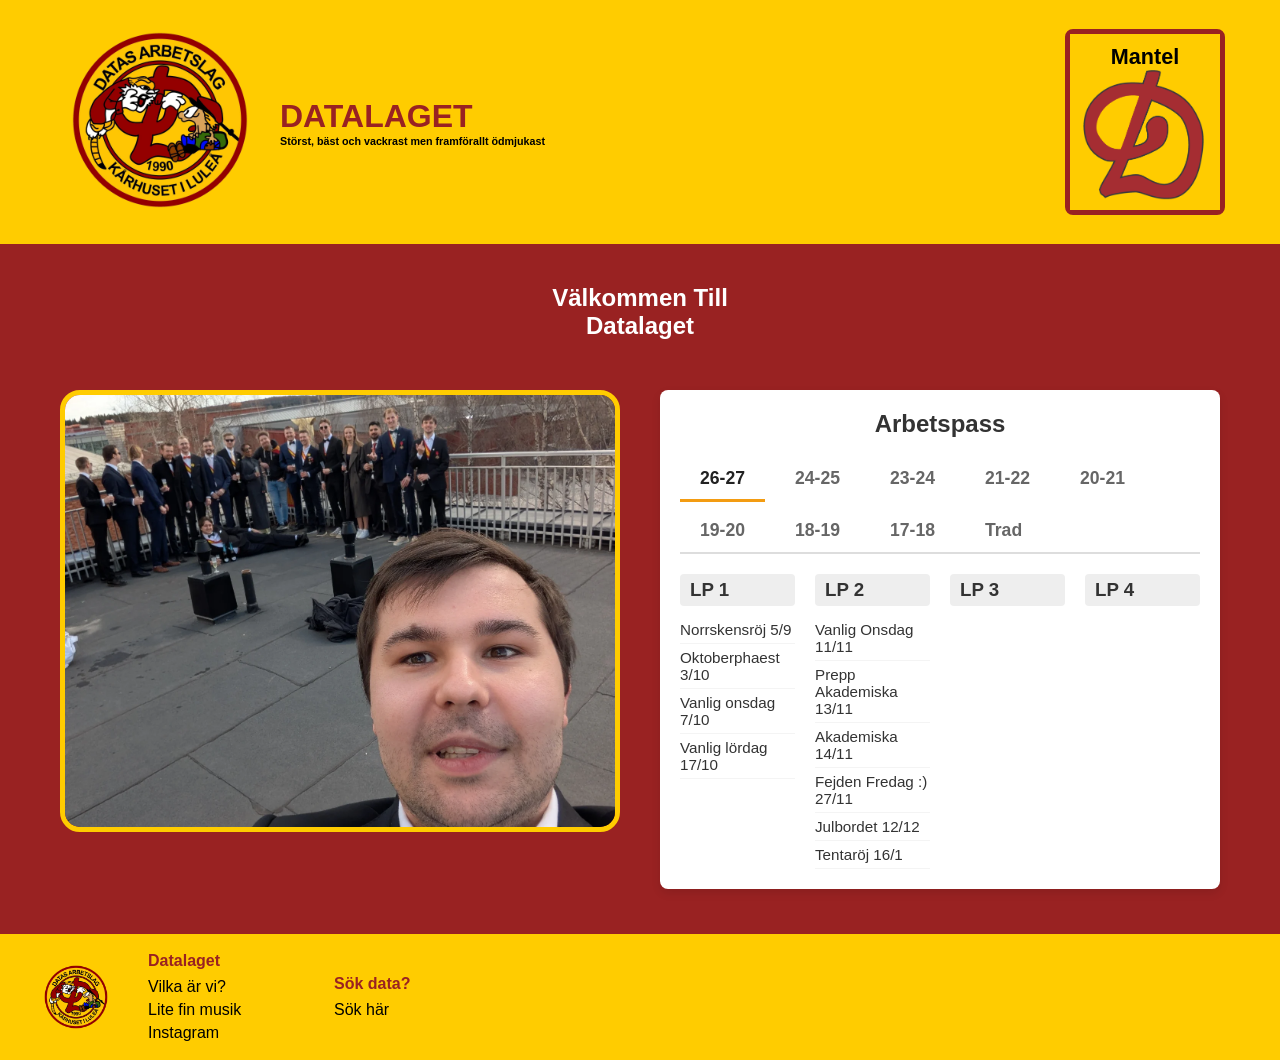
<file: index.html>
<!DOCTYPE html>
<html lang="sv">
<head>
    <meta charset="UTF-8">
    <meta name="viewport" content="width=device-width, initial-scale=1.0">
    <title>Datalaget</title>
    <link rel="stylesheet" href="style.css">
    <link rel="icon" type="image/png" href="bilder/data-d.png">
</head>
<body>

    <header class="site-header">
        <div class="header-container">
            <div class="logo-section">
                <a href="index.html">
                    <img src="bilder/logo.png" alt="Datalaget Logo" class="main-logo">
                </a>
                <div class="site-title">
                    <h1><a href="index.html">Datalaget</a></h1>
                    <h6>Störst, bäst och vackrast men framförallt ödmjukast</h6>
                </div>
            </div>
            <nav class="main-nav">
                <div class="mantel-dropdown">
                    <div class="nav-icon" tabindex="0">
                        <span>Mantel</span>
                        <img src="bilder/data-d.png" alt="data-d" width="100" height="100">
                    </div>
                    <ul class="nav-links">
                        <li><a href="arbetare.html">Mantelbärare</a></li>
                        <li><a href="soundcloud.html">Soundcloud</a></li>
                        <li><a href="https://docs.google.com/forms/d/e/1FAIpQLSeu9iYtV5-QYzNFaPluN934z_IgpMClk-NdvaX-Vu9oOt-Uog/viewform">Joina Capscirkeln</a></li>
                        <li><a href="inlogg.html">Logga In</a></li>
                        <li><a href="https://www.instagram.com/datalaget/">Instagram</a></li>
                    </ul>
                </div>
            </nav>
        </div>
    </header>

    <main class="main-content">
        <section class="welcome-section">
            <h1>Välkommen Till<br>Datalaget</h1>
        </section>

        <div class="home-layout">
            <section class="datalaget-bild">
                <a href="https://www.instagram.com/p/DXjxdGlCFm5/" target="_blank" rel="noopener">
                    <img src="bilder/data-kaptens-26.webp" alt="Datalaget Kaptensbild" class="kaptensbild">
                </a>
            </section>

            <section class="arbetspass-box">
                <h2>Arbetspass</h2>
                <div class="tabs" id="year-tabs"></div>
                <div class="tab-content" id="pass-content"></div>
            </section>
        </div>
    </main>

    <footer class="site-footer">
        <div class="footer-container">
            <a class="footer-logo" href="index.html">
                <img src="bilder/logo.png" alt="Datalaget Logo">
            </a>
            <div class="footer-section">
                <h2>Datalaget</h2>
                <a href="arbetare.html">Vilka är vi?</a>
                <a href="soundcloud.html">Lite fin musik</a>
                <a href="https://www.instagram.com/datalaget/">Instagram</a>
            </div>
            <div class="footer-section">
                <h2>Sök data?</h2>
                <a href="https://docs.google.com/forms/d/e/1FAIpQLSeu9iYtV5-QYzNFaPluN934z_IgpMClk-NdvaX-Vu9oOt-Uog/viewform">Sök här</a>
            </div>
        </div>
    </footer>

    <script src="arbetspass.js"></script>
    <script src="script.js"></script>
</body>
</html>
</file>
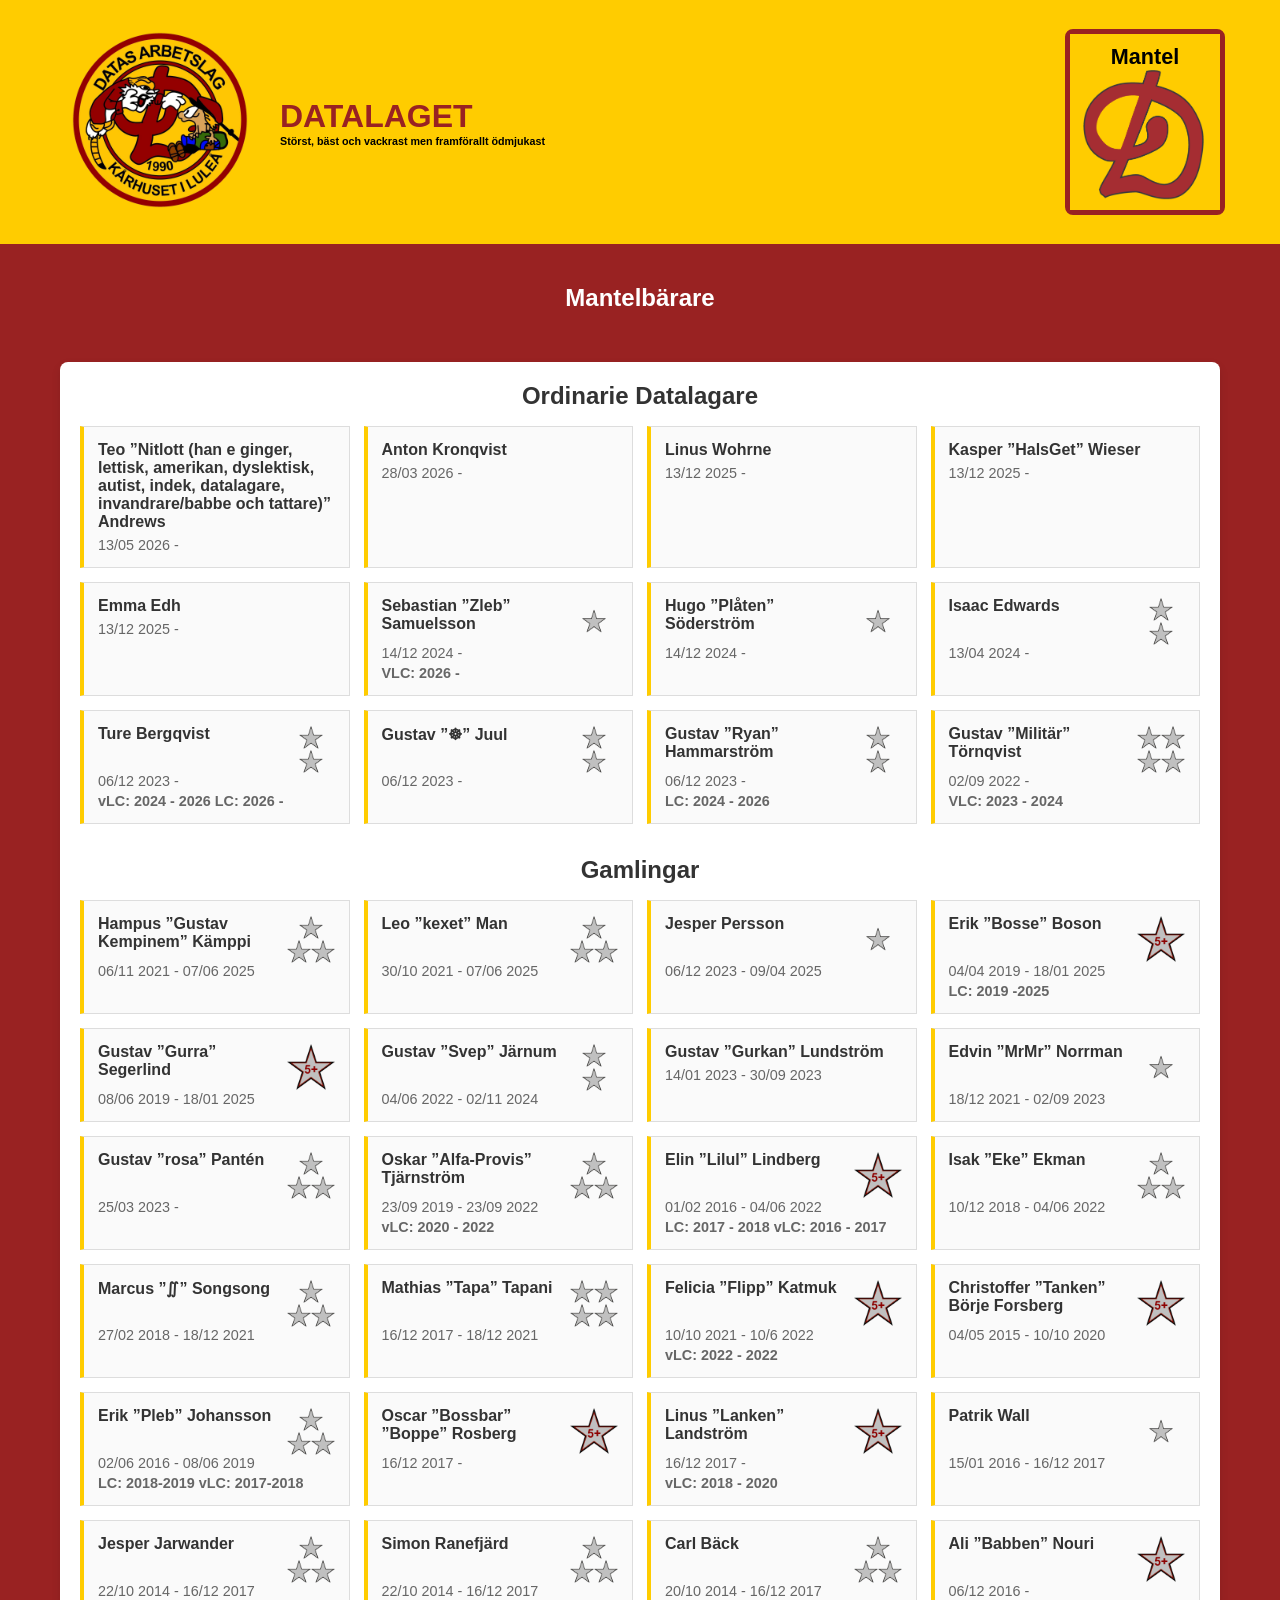
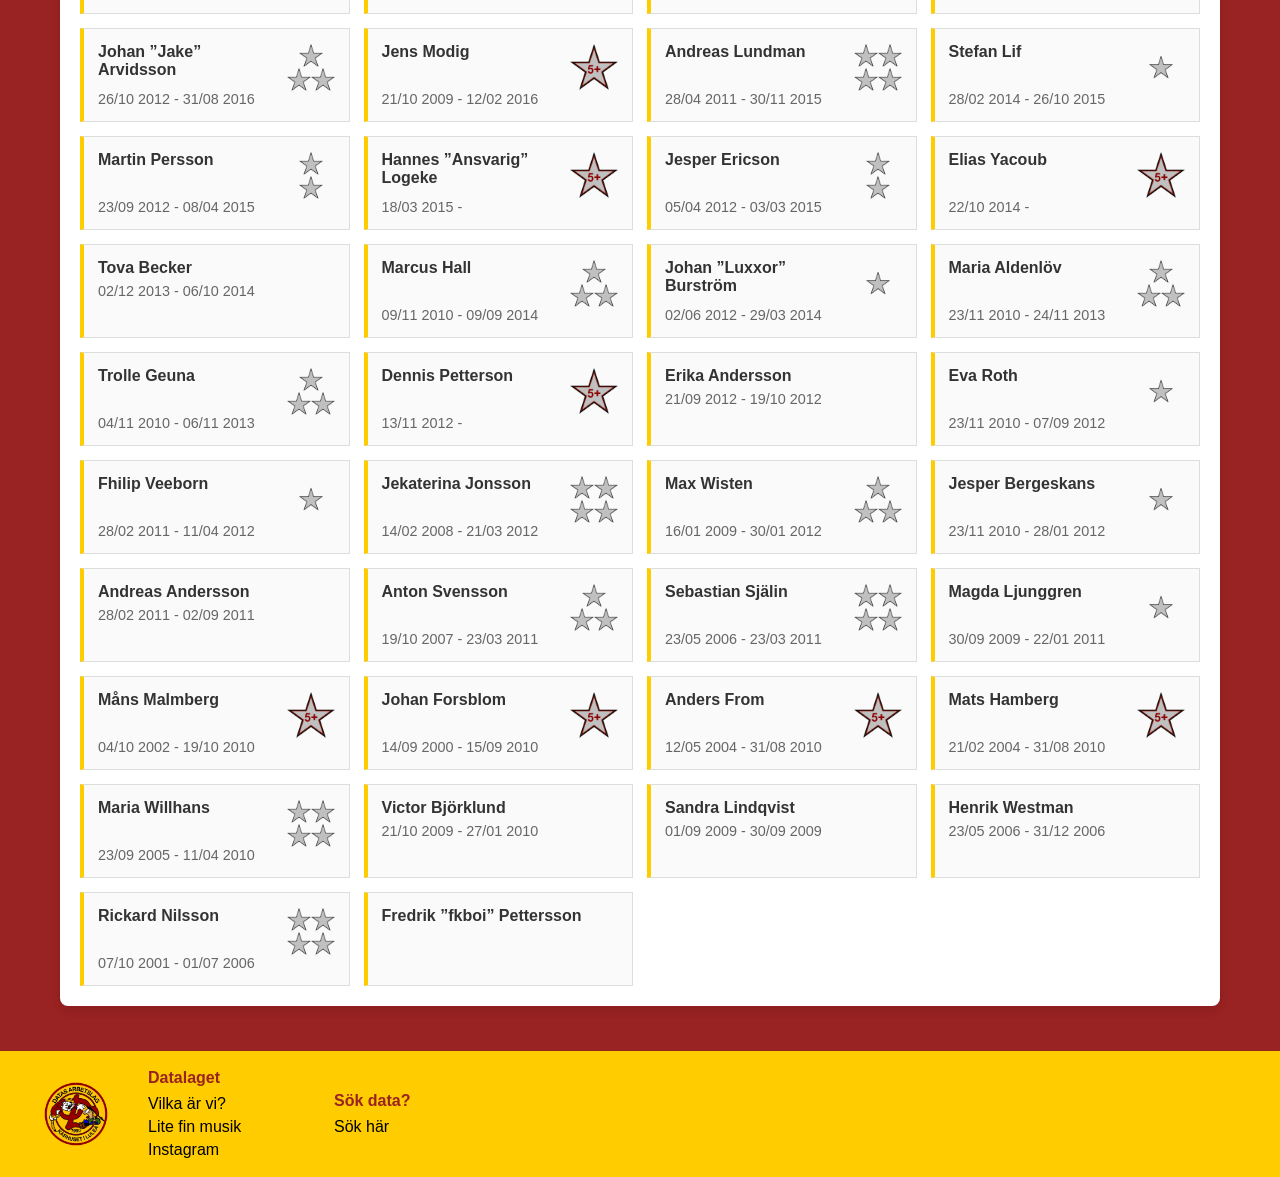
<file: arbetare.html>
<!DOCTYPE html>
<html lang="sv">
<head>
    <meta charset="UTF-8">
    <meta name="viewport" content="width=device-width, initial-scale=1.0">
    <title>Mantelbärare - Datalaget</title>
    <link rel="stylesheet" href="style.css">
    <link rel="icon" type="image/png" href="bilder/data-d.png">
</head>
<body>

    <header class="site-header">
        <div class="header-container">
            <div class="logo-section">
                <a href="index.html">
                    <img src="bilder/logo.png" alt="Datalaget Logo" class="main-logo">
                </a>
                <div class="site-title">
                    <h1><a href="index.html">Datalaget</a></h1>
                    <h6>Störst, bäst och vackrast men framförallt ödmjukast</h6>
                </div>
            </div>
            <nav class="main-nav">
                <div class="mantel-dropdown">
                    <div class="nav-icon" tabindex="0">
                        <span>Mantel</span>
                        <img src="bilder/data-d.png" alt="data-d" width="100" height="100">
                    </div>
                    <ul class="nav-links">
                        <li><a href="arbetare.html">Mantelbärare</a></li>
                        <li><a href="soundcloud.html">Soundcloud</a></li>
                        <li><a href="https://docs.google.com/forms/d/e/1FAIpQLSeu9iYtV5-QYzNFaPluN934z_IgpMClk-NdvaX-Vu9oOt-Uog/viewform">Joina Capscirkeln</a></li>
                        <li><a href="inlogg.html">Logga In</a></li>
                        <li><a href="https://www.instagram.com/datalaget/">Instagram</a></li>
                    </ul>
                </div>
            </nav>
        </div>
    </header>

    <main class="main-content">
        <section class="welcome-section">
            <h1>Mantelbärare</h1>
        </section>

        <section class="arbetare-box">
            <div id="arbetare-content"></div>
        </section>
    </main>

    <footer class="site-footer">
        <div class="footer-container">
            <a class="footer-logo" href="index.html">
                <img src="bilder/logo.png" alt="Datalaget Logo">
            </a>
            <div class="footer-section">
                <h2>Datalaget</h2>
                <a href="arbetare.html">Vilka är vi?</a>
                <a href="soundcloud.html">Lite fin musik</a>
                <a href="https://www.instagram.com/datalaget/">Instagram</a>
            </div>
            <div class="footer-section">
                <h2>Sök data?</h2>
                <a href="https://docs.google.com/forms/d/e/1FAIpQLSeu9iYtV5-QYzNFaPluN934z_IgpMClk-NdvaX-Vu9oOt-Uog/viewform">Sök här</a>
            </div>
        </div>
    </footer>

    <script src="arbetare.js"></script>
</body>
</html>
</file>
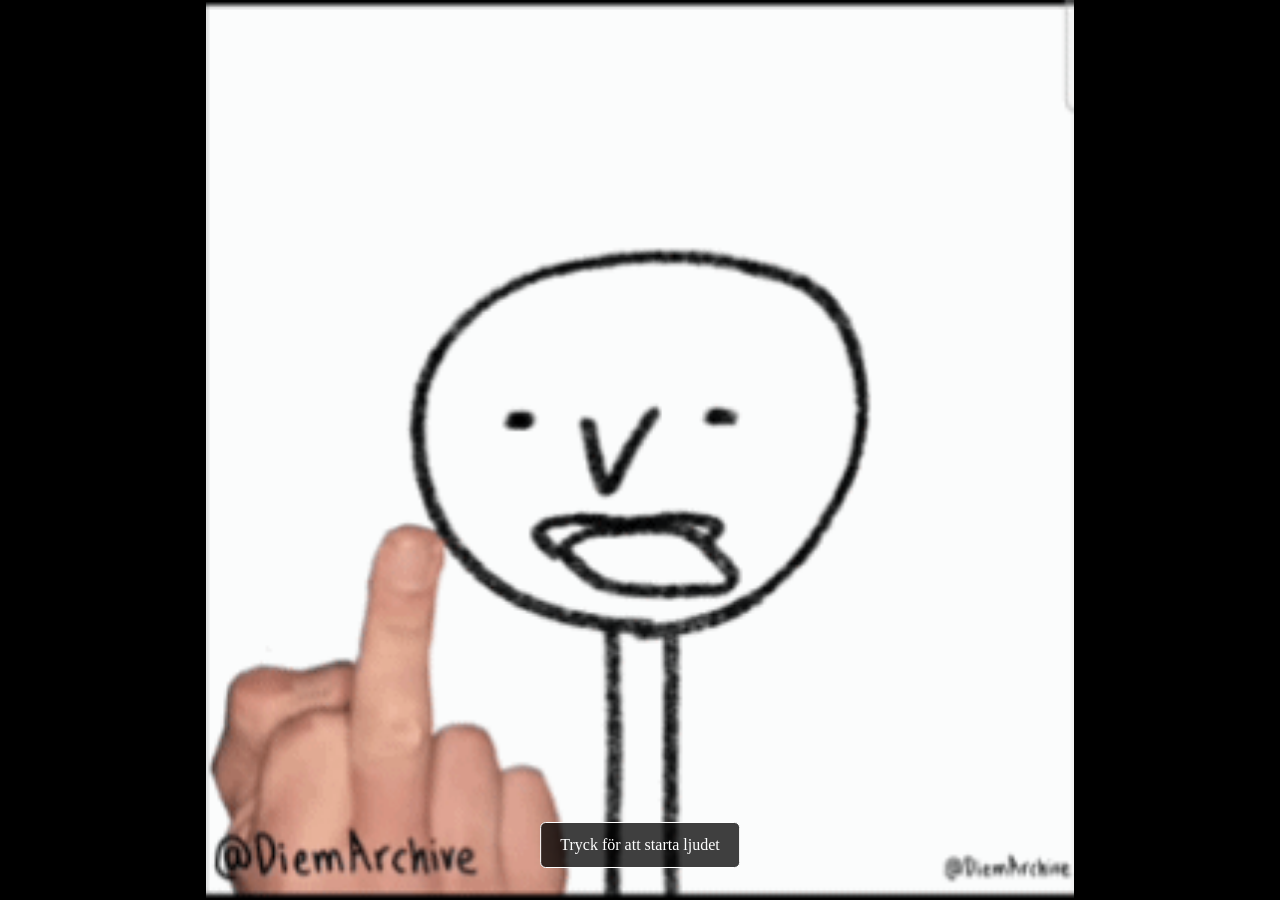
<file: inlogg.html>
<!DOCTYPE html>
<html lang="sv">
<head>
    <meta charset="UTF-8">
    <meta name="viewport" content="width=device-width, initial-scale=1.0">
    <title>Inloggning</title>
    <style>
        html,
        body {
            min-height: 100%;
            margin: 0;
        }

        body {
            display: grid;
            place-items: center;
            background: #000;
        }

        img {
            display: block;
            width: 100vw;
            height: 100vh;
            object-fit: contain;
        }

        #start-music {
            position: fixed;
            left: 50%;
            bottom: 2rem;
            transform: translateX(-50%);
            padding: 0.8rem 1.2rem;
            border: 1px solid #fff;
            border-radius: 0.35rem;
            background: rgba(0, 0, 0, 0.75);
            color: #fff;
            font: inherit;
            cursor: pointer;
        }

        #start-music[hidden] {
            display: none;
        }

        #secret-link {
            position: fixed;
            top: 0;
            right: 0;
            width: 4rem;
            height: 4rem;
            z-index: 2;
            opacity: 0;
            cursor: pointer;
        }
    </style>
</head>
<body>
    <img src="bilder/fucku.gif" alt="">
    <button id="secret-link" type="button" aria-label="Gå till startsidan"></button>
    <audio id="background-music" autoplay loop>
        <source src="ljud/musik.mp3" type="audio/mpeg">
    </audio>
    <button id="start-music" type="button">Tryck för att starta ljudet</button>
    <script>
        const backgroundMusic = document.getElementById("background-music");
        const startMusicButton = document.getElementById("start-music");
        const secretLink = document.getElementById("secret-link");

        secretLink.addEventListener("click", () => {
            window.location.href = "RoligtStälle.html";
        });

        function startMusic() {
            backgroundMusic.volume = 1;
            backgroundMusic.play()
                .then(() => {
                    startMusicButton.hidden = true;
                })
                .catch(() => {
                    startMusicButton.hidden = false;
                });
        }

        startMusicButton.addEventListener("click", startMusic);
        startMusic();
    </script>
</body>
</html>
</file>
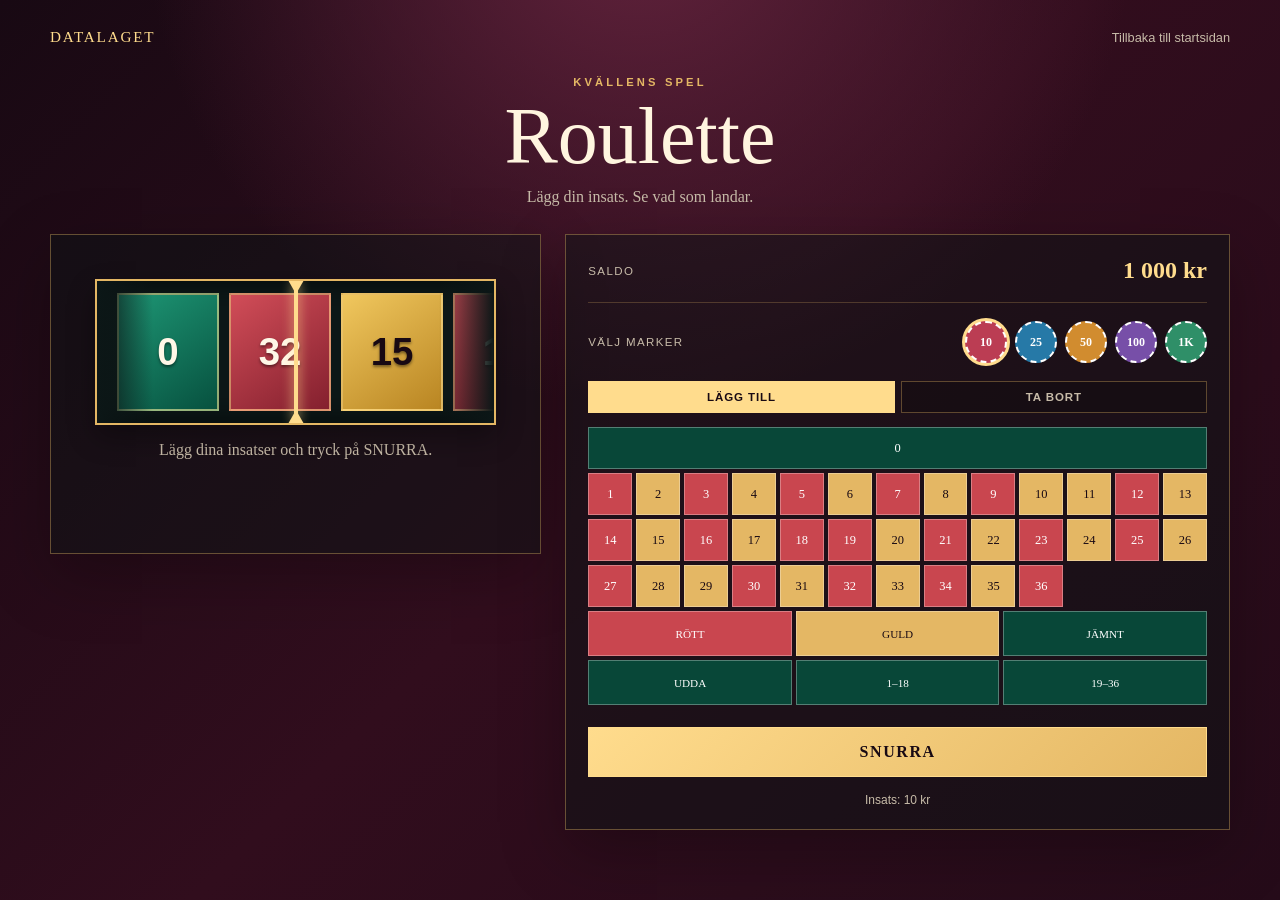
<file: RoligtStälle.html>
<!DOCTYPE html>
<html lang="sv">
<head>
	<meta charset="UTF-8">
	<meta name="viewport" content="width=device-width, initial-scale=1.0">
		<title>Roulette | Datalaget</title>
	<style>
		:root {
			--ink: #f8edda;
			--muted: #c7bba8;
			--wine: #310d1d;
			--wine-deep: #180913;
			--felt: #116b55;
			--felt-dark: #084738;
			--gold: #e4b764;
			--gold-light: #ffdc8d;
			--red: #c9464f;
			--black: #17151a;
		}

		* { box-sizing: border-box; }

		body {
			min-height: 100vh;
			margin: 0;
			color: var(--ink);
			background:
				radial-gradient(circle at 50% -10%, #63233d 0, transparent 42%),
				linear-gradient(135deg, var(--wine-deep), var(--wine) 50%, #250b19);
			font-family: Georgia, "Times New Roman", serif;
		}

		button { font: inherit; }

		.page {
			width: min(1180px, calc(100% - 32px));
			margin: 0 auto;
			padding: 28px 0 48px;
		}

		.topbar {
			display: flex;
			align-items: center;
			justify-content: space-between;
			gap: 20px;
			margin-bottom: 30px;
		}

		.brand {
			color: var(--gold-light);
			text-decoration: none;
			letter-spacing: 0.12em;
			text-transform: uppercase;
			font-size: clamp(0.75rem, 2vw, 0.95rem);
		}

		.back-link {
			color: var(--muted);
			text-decoration: none;
			font-family: Arial, sans-serif;
			font-size: 0.8rem;
		}

		.back-link:hover { color: var(--gold-light); }

		.intro { text-align: center; margin-bottom: 28px; }
		.eyebrow {
			margin: 0 0 10px;
			color: var(--gold);
			font-family: Arial, sans-serif;
			font-size: 0.7rem;
			font-weight: 700;
			letter-spacing: 0.28em;
			text-transform: uppercase;
		}

		h1 {
			margin: 0;
			color: #fff5df;
			font-size: clamp(2.4rem, 7vw, 5rem);
			font-weight: 400;
			line-height: 0.95;
		}

		.subtitle { margin: 14px 0 0; color: var(--muted); font-size: 1rem; }

		.game-layout {
			display: grid;
			grid-template-columns: minmax(280px, 0.85fr) minmax(0, 1.15fr);
			gap: 24px;
			align-items: start;
		}

		.table-panel,
		.case-panel {
			border: 1px solid rgba(228, 183, 100, 0.38);
			background: rgba(10, 20, 20, 0.46);
			box-shadow: 0 22px 60px rgba(0, 0, 0, 0.25);
		}

		.case-panel { padding: clamp(22px, 4vw, 44px); text-align: center; }

		.case-window {
			position: relative;
			overflow: hidden;
			width: 100%;
			padding: 12px 0;
			border: 2px solid var(--gold);
			background: #0c1717;
			box-shadow: inset 0 0 28px rgba(0, 0, 0, 0.7), 0 12px 26px rgba(0, 0, 0, 0.32);
		}

		.case-window::before,
		.case-window::after {
			position: absolute;
			top: 0;
			bottom: 0;
			z-index: 2;
			width: 14%;
			content: "";
			pointer-events: none;
		}

		.case-window::before { left: 0; background: linear-gradient(90deg, #0c1717, transparent); }
		.case-window::after { right: 0; background: linear-gradient(-90deg, #0c1717, transparent); }

		.case-marker {
			position: absolute;
			top: -1px;
			bottom: -1px;
			left: 50%;
			z-index: 3;
			width: 4px;
			background: var(--gold-light);
			box-shadow: 0 0 12px var(--gold-light);
			transform: translateX(-50%);
		}

		.case-marker::before,
		.case-marker::after {
			position: absolute;
			left: 50%;
			width: 0;
			height: 0;
			content: "";
			border-right: 8px solid transparent;
			border-left: 8px solid transparent;
			transform: translateX(-50%);
		}

		.case-marker::before { top: 0; border-top: 14px solid var(--gold-light); }
		.case-marker::after { bottom: 0; border-bottom: 14px solid var(--gold-light); }
		.case-marker.tick { animation: marker-tick 70ms ease-out; }
		@keyframes marker-tick {
			50% { filter: brightness(1.8); transform: translateX(-50%) scaleX(1.8); }
		}

		.case-track {
			display: flex;
			gap: 10px;
			width: max-content;
			padding: 0 20px;
			transform: translateX(0);
			transition: transform 12s cubic-bezier(0.07, 0.9, 0.12, 1);
		}

		.case-card {
			display: grid;
			place-items: center;
			width: clamp(68px, 11vw, 102px);
			height: clamp(84px, 13vw, 118px);
			flex: 0 0 auto;
			border: 2px solid rgba(255, 220, 141, 0.55);
			color: #fff7e7;
			font-family: Arial, sans-serif;
			font-size: clamp(1.5rem, 4vw, 2.4rem);
			font-weight: 800;
			text-shadow: 0 2px 3px rgba(0, 0, 0, 0.45);
		}

		.case-card.red { background: linear-gradient(145deg, #d14d58, #84202e); }
		.case-card.black { background: linear-gradient(145deg, #f0c75e, #b98522); color: var(--wine-deep); }
		.case-card.green { background: linear-gradient(145deg, #1e9775, #07513f); }

		.result { min-height: 52px; color: var(--muted); }
		.result strong { color: var(--gold-light); font-size: 1.4rem; }

		.table-panel { padding: 22px; }
		.balance-row,
		.bet-row { display: flex; align-items: center; justify-content: space-between; gap: 16px; }
		.balance-row { padding-bottom: 18px; border-bottom: 1px solid rgba(228, 183, 100, 0.24); }
		.label { color: var(--muted); font-family: Arial, sans-serif; font-size: 0.72rem; letter-spacing: 0.12em; text-transform: uppercase; }
		.balance { color: var(--gold-light); font-size: 1.5rem; }

		.bet-row { flex-wrap: wrap; padding: 18px 0; }
		.chip-list { display: flex; flex-wrap: wrap; gap: 8px; }
		.chip {
			width: 42px;
			height: 42px;
			border: 2px dashed currentColor;
			border-radius: 50%;
			color: #fff;
			background: #bb3d53;
			cursor: pointer;
			font-size: 0.75rem;
			font-weight: 700;
		}
		.chip:nth-child(2) { background: #2679a7; }
		.chip:nth-child(3) { background: #d18c2f; }
		.chip:nth-child(4) { background: #774fa8; }
		.chip:nth-child(5) { background: #2f8f68; }
		.chip.selected { box-shadow: 0 0 0 3px var(--gold-light); }
		.bet-mode { display: flex; gap: 6px; margin: 0 0 14px; }
		.mode-button {
			flex: 1;
			padding: 9px 10px;
			border: 1px solid rgba(228, 183, 100, 0.35);
			color: var(--muted);
			background: rgba(0, 0, 0, 0.2);
			cursor: pointer;
			font-family: Arial, sans-serif;
			font-size: 0.72rem;
			font-weight: 700;
			letter-spacing: 0.08em;
			text-transform: uppercase;
		}
		.mode-button.active { border-color: var(--gold-light); color: var(--wine-deep); background: var(--gold-light); }

		.number-grid { display: grid; grid-template-columns: repeat(13, 1fr); gap: 4px; }
		.bet-button {
			min-height: 42px;
			border: 1px solid rgba(255,255,255,0.3);
			color: #fff;
			background: var(--black);
			cursor: pointer;
			font-size: 0.78rem;
		}
		.bet-button.red { background: var(--red); }
		.bet-button.black-number { background: var(--gold); color: var(--wine-deep); }
		.bet-button.zero { grid-column: span 13; background: var(--felt-dark); }
		.bet-button.selected { outline: 3px solid var(--gold-light); outline-offset: -3px; }
		.bet-button:hover, .bet-button:focus-visible { filter: brightness(1.25); }
		.bet-button small { display: block; margin-top: 2px; color: var(--gold-light); font-size: 0.62rem; }

		.outside-bets { display: grid; grid-template-columns: repeat(3, 1fr); gap: 4px; margin-top: 4px; }
		.outside-bets .bet-button { min-height: 45px; background: var(--felt-dark); font-size: 0.7rem; text-transform: uppercase; }
		.outside-bets .red-bet { background: var(--red); }
		.outside-bets .black-bet { background: var(--gold); color: var(--wine-deep); }

		.spin-button {
			width: 100%;
			margin-top: 22px;
			padding: 15px;
			border: 1px solid var(--gold-light);
			color: var(--wine-deep);
			background: linear-gradient(135deg, var(--gold-light), var(--gold));
			cursor: pointer;
			font-size: 1rem;
			font-weight: 700;
			letter-spacing: 0.1em;
			text-transform: uppercase;
		}
		.spin-button:hover, .spin-button:focus-visible { background: #fff1bd; }
		.spin-button:disabled { cursor: not-allowed; opacity: 0.5; }

		.hint { margin: 16px 0 0; color: var(--muted); font-family: Arial, sans-serif; font-size: 0.75rem; text-align: center; }

		.orientation-message {
			display: none;
		}

		@media (max-width: 900px) {
			.game-layout { grid-template-columns: 1fr; }
			.case-panel { order: -1; }
		}

		@media (max-width: 480px) {
			.page { width: min(100% - 20px, 1180px); padding-top: 18px; }
			.number-grid { grid-template-columns: repeat(6, 1fr); }
			.bet-button.zero { grid-column: span 6; }
			.bet-button { min-height: 39px; }
			.case-track { gap: 7px; padding: 0 12px; }
		}

		@media (max-width: 900px) and (orientation: portrait) {
			body { overflow: hidden; }
			.page { display: none; }
			.orientation-message {
				position: fixed;
				inset: 0;
				display: grid;
				place-items: center;
				padding: 28px;
				text-align: center;
				background:
					radial-gradient(circle at 50% 0, #63233d 0, transparent 55%),
					linear-gradient(135deg, var(--wine-deep), var(--wine));
			}
			.orientation-content { max-width: 360px; }
			.orientation-icon {
				display: block;
				margin-bottom: 22px;
				color: var(--gold-light);
				font-family: Arial, sans-serif;
				font-size: 3.2rem;
				line-height: 1;
			}
			.orientation-message h2 {
				margin: 0;
				color: #fff5df;
				font-size: 2rem;
				font-weight: 400;
			}
			.orientation-message p {
				margin: 12px 0 0;
				color: var(--muted);
				font-family: Arial, sans-serif;
				line-height: 1.5;
			}
		}

		@media (max-width: 900px) and (orientation: landscape) {
			html,
			body { overflow: hidden; }
			.page {
				width: calc(100% - 20px);
				height: 100vh;
				overflow: hidden;
				padding: 10px 0 4px;
			}
			.topbar { margin-bottom: clamp(5px, 2vh, 8px); }
			.brand { font-size: clamp(0.58rem, 1.8vw, 0.68rem); }
			.back-link { font-size: clamp(0.58rem, 1.8vw, 0.68rem); }
			.intro {
				position: absolute;
				top: 42px;
				left: 10px;
				z-index: 4;
				width: calc((100vw - 44px) * 0.56);
				margin: 0;
				pointer-events: none;
			}
			.eyebrow,
			.subtitle { display: none; }
			.intro h1 { font-size: clamp(1.35rem, 5vw, 2.5rem); }
			.game-layout {
				grid-template-columns: minmax(0, 1.3fr) minmax(250px, 0.9fr);
				gap: 10px;
				align-items: stretch;
			}
			.case-panel { min-width: 0; padding: clamp(12px, 4vh, 18px) clamp(7px, 2vw, 10px) clamp(6px, 2vh, 8px); }
			.case-window { margin-top: clamp(34px, 11vh, 42px); padding: clamp(5px, 1.8vh, 7px) 0; }
			.case-track { gap: clamp(4px, 1vw, 6px); padding: 0 clamp(7px, 1.8vw, 10px); }
			.case-card { width: clamp(48px, 8vw, 76px); height: clamp(54px, 22vh, 86px); font-size: clamp(1.05rem, 3vw, 1.8rem); }
			.result { min-height: clamp(20px, 6vh, 24px); margin: clamp(5px, 1.8vh, 7px) 0 0; font-size: clamp(0.58rem, 1.8vw, 0.68rem); }
			.result strong { font-size: clamp(0.85rem, 2.5vw, 0.95rem); }
			.table-panel { padding: clamp(7px, 2.5vh, 10px); }
			.balance-row { padding-bottom: clamp(5px, 1.8vh, 7px); }
			.balance { font-size: clamp(0.85rem, 2.6vw, 1rem); }
			.bet-row { padding: clamp(5px, 1.8vh, 7px) 0; gap: clamp(5px, 2vw, 8px); }
			.label { font-size: clamp(0.5rem, 1.7vw, 0.56rem); }
			.chip-list { gap: clamp(3px, 1vw, 4px); }
			.chip { width: clamp(25px, 4.4vw, 29px); height: clamp(25px, 4.4vw, 29px); font-size: clamp(0.5rem, 1.7vw, 0.58rem); }
			.bet-mode { gap: clamp(3px, 1vw, 4px); margin-bottom: clamp(4px, 1.5vh, 6px); }
			.mode-button { padding: clamp(4px, 1.3vh, 5px); font-size: clamp(0.48rem, 1.6vw, 0.56rem); }
			.number-grid { gap: clamp(1px, 0.5vw, 2px); }
			.bet-button { min-width: 0; min-height: clamp(22px, 6.7vh, 25px); padding: 0; font-size: clamp(0.44rem, 1.5vw, 0.5rem); white-space: nowrap; }
			.bet-button small { margin-top: 0; font-size: clamp(0.4rem, 1.3vw, 0.46rem); }
			.outside-bets { gap: clamp(1px, 0.5vw, 2px); margin-top: clamp(1px, 0.5vh, 2px); }
			.outside-bets .bet-button { min-height: clamp(24px, 7.5vh, 28px); font-size: clamp(0.44rem, 1.5vw, 0.5rem); }
			.spin-button { margin-top: clamp(6px, 2vh, 8px); padding: clamp(6px, 2vh, 8px); font-size: clamp(0.62rem, 2vw, 0.72rem); }
			.hint { margin: clamp(4px, 1.5vh, 6px) 0 0; font-size: clamp(0.48rem, 1.6vw, 0.55rem); }
		}
	</style>
</head>
<body>
	<div class="orientation-message" role="status">
		<div class="orientation-content">
			<span class="orientation-icon" aria-hidden="true">↔</span>
			<h2>Vänd telefonen</h2>
			<p>Roulette spelas bäst i liggande läge. Vrid telefonen för att börja spela.</p>
		</div>
	</div>
	<main class="page">
		<nav class="topbar" aria-label="Huvudnavigation">
			<a class="brand" href="index.html">Datalaget</a>
			<a class="back-link" href="index.html">Tillbaka till startsidan</a>
		</nav>

		<header class="intro">
			<p class="eyebrow">Kvällens spel</p>
			<h1>Roulette</h1>
			<p class="subtitle">Lägg din insats. Se vad som landar.</p>
		</header>

		<section class="game-layout" aria-label="Roulettespel">
			<section class="case-panel" aria-label="Roulettespel">
				<div class="case-window">
					<div class="case-marker" aria-hidden="true"></div>
					<div class="case-track" id="case-track"></div>
				</div>
				<p class="result" id="result" aria-live="polite">Lägg dina insatser och tryck på SNURRA.</p>
			</section>

			<section class="table-panel" aria-label="Insatsbord">
				<div class="balance-row">
					<span class="label">Saldo</span>
					<strong class="balance" id="balance">1 000 kr</strong>
				</div>

				<div class="bet-row">
					<span class="label">Välj marker</span>
					<div class="chip-list" aria-label="Välj insats">
						<button class="chip selected" type="button" data-chip="10">10</button>
						<button class="chip" type="button" data-chip="25">25</button>
						<button class="chip" type="button" data-chip="50">50</button>
						<button class="chip" type="button" data-chip="100">100</button>
						<button class="chip" type="button" data-chip="1000">1K</button>
					</div>
				</div>
				<div class="bet-mode" aria-label="Insatsläge">
					<button class="mode-button active" type="button" data-mode="add">Lägg till</button>
					<button class="mode-button" type="button" data-mode="remove">Ta bort</button>
				</div>

				<div class="number-grid" id="number-grid" aria-label="Nummerinsatser">
					<button class="bet-button zero" type="button" data-bet="0">0</button>
				</div>
				<div class="outside-bets">
					<button class="bet-button red-bet" type="button" data-bet="red">Rött</button>
					<button class="bet-button black-bet" type="button" data-bet="black">Guld</button>
					<button class="bet-button" type="button" data-bet="even">Jämnt</button>
					<button class="bet-button" type="button" data-bet="odd">Udda</button>
					<button class="bet-button" type="button" data-bet="low">1–18</button>
					<button class="bet-button" type="button" data-bet="high">19–36</button>
				</div>

				<button class="spin-button" id="spin-button" type="button">SNURRA</button>
				<p class="hint" id="hint">Insats: 10 kr</p>
			</section>
		</section>
	</main>

	<script>
		const numbers = [0, 32, 15, 19, 4, 21, 2, 25, 17, 34, 6, 27, 13, 36, 11, 30, 8, 23, 10, 5, 24, 16, 33, 1, 20, 14, 31, 9, 22, 18, 29, 7, 28, 12, 35, 3, 26];
		const redNumbers = new Set([1, 3, 5, 7, 9, 12, 14, 16, 18, 19, 21, 23, 25, 27, 30, 32, 34, 36]);
		const caseTrack = document.getElementById("case-track");
		const caseWindow = document.querySelector(".case-window");
		const caseMarker = document.querySelector(".case-marker");
		const numberGrid = document.getElementById("number-grid");
		const balanceElement = document.getElementById("balance");
		const resultElement = document.getElementById("result");
		const hintElement = document.getElementById("hint");
		const spinButton = document.getElementById("spin-button");
		const dailyPot = 1000;
		const balanceStorageKey = "datalaget-roulette-daily-pot";
		const todayDate = new Date();
		const today = `${todayDate.getFullYear()}-${String(todayDate.getMonth() + 1).padStart(2, "0")}-${String(todayDate.getDate()).padStart(2, "0")}`;
		const savedBalance = JSON.parse(localStorage.getItem(balanceStorageKey) || "null");
		const lastClaimDate = savedBalance?.lastClaimDate || savedBalance?.date;
		const lastClaim = lastClaimDate ? new Date(`${lastClaimDate}T00:00:00`) : null;
		const daysSinceClaim = lastClaim && !Number.isNaN(lastClaim.getTime()) ? Math.max(0, Math.floor((todayDate - lastClaim) / 86400000)) : 0;
		let balance = Number.isFinite(savedBalance?.balance) ? savedBalance.balance + daysSinceClaim * dailyPot : dailyPot;
		let chipValue = 10;
		let betMode = "add";
		const bets = new Map();
		let audioContext;
		const spinDuration = 11000;

		function saveBalance() {
			localStorage.setItem(balanceStorageKey, JSON.stringify({ lastClaimDate: today, balance }));
		}

		const caseTargetIndex = 55;

		function colorClass(number) {
			return number === 0 ? "green" : redNumbers.has(number) ? "red" : "black";
		}

		function buildCase(result = Math.floor(Math.random() * 37)) {
			caseTrack.innerHTML = "";
			const resultIndex = numbers.indexOf(result);
			for (let index = 0; index < 72; index += 1) {
				const wheelIndex = (resultIndex + index - caseTargetIndex + numbers.length * 2) % numbers.length;
				const number = numbers[wheelIndex];
				const card = document.createElement("div");
				card.className = `case-card ${colorClass(number)}`;
				card.textContent = number;
				caseTrack.appendChild(card);
			}
			caseTrack.style.transition = "none";
			caseTrack.style.transform = "translateX(0)";
			requestAnimationFrame(() => { caseTrack.style.transition = ""; });
		}

		function setCaseResult(result) {
			const targetCard = caseTrack.children[caseTargetIndex];
			const cardWidth = targetCard.getBoundingClientRect().width;
			const gap = Number.parseFloat(getComputedStyle(caseTrack).gap);
			const padding = Number.parseFloat(getComputedStyle(caseTrack).paddingLeft);
			const targetCenter = padding + caseTargetIndex * (cardWidth + gap) + cardWidth / 2;
			const finalOffset = caseWindow.clientWidth / 2 - targetCenter;
			caseTrack.style.transform = `translateX(${finalOffset}px)`;
		}

		balanceElement.textContent = formatMoney(balance);
		saveBalance();
		buildCase();

		for (let number = 1; number <= 36; number += 1) {
			const button = document.createElement("button");
			button.className = `bet-button ${redNumbers.has(number) ? "red" : "black-number"}`;
			button.type = "button";
			button.dataset.bet = number;
			button.textContent = number;
			numberGrid.appendChild(button);
		}

		function formatMoney(value) {
			return `${value.toLocaleString("sv-SE")} kr`;
		}

		function betLabel(bet) {
			return bet === "red" ? "rött" : bet === "black" ? "gult" : bet === "even" ? "jämnt" : bet === "odd" ? "udda" : bet === "low" ? "1–18" : bet === "high" ? "19–36" : bet;
		}

		function totalBets() {
			return [...bets.values()].reduce((total, amount) => total + amount, 0);
		}

		function renderBets() {
			document.querySelectorAll(".bet-button").forEach((button) => {
				const amount = bets.get(button.dataset.bet) || 0;
				button.classList.toggle("selected", amount > 0);
				button.innerHTML = button.dataset.label;
				if (amount > 0) button.innerHTML += `<small>${formatMoney(amount)}</small>`;
			});
			hintElement.textContent = totalBets() > 0 ? `Totalt på bordet: ${formatMoney(totalBets())}` : betMode === "add" ? `Insats: ${formatMoney(chipValue)}` : "Välj en plats för att ta bort insats";
		}

		function chooseBet(event) {
			if (spinButton.disabled) return;
			const bet = event.currentTarget.dataset.bet;
			const currentAmount = bets.get(bet) || 0;
			if (betMode === "remove") {
				const remaining = currentAmount - chipValue;
				if (remaining > 0) bets.set(bet, remaining);
				else bets.delete(bet);
				renderBets();
				return;
			}
			if (totalBets() + chipValue > balance) {
				resultElement.textContent = `Insatsen kan inte överstiga saldot på ${formatMoney(balance)}.`;
				return;
			}
			bets.set(bet, currentAmount + chipValue);
			renderBets();
		}

		document.querySelectorAll(".bet-button").forEach((button) => {
			button.dataset.label = button.textContent;
		});
		document.querySelectorAll(".chip").forEach((chip) => chip.addEventListener("click", () => {
			document.querySelectorAll(".chip").forEach((item) => item.classList.remove("selected"));
			chip.classList.add("selected");
			chipValue = Number(chip.dataset.chip);
			renderBets();
		}));
		document.querySelectorAll(".mode-button").forEach((button) => button.addEventListener("click", () => {
			betMode = button.dataset.mode;
			document.querySelectorAll(".mode-button").forEach((item) => item.classList.toggle("active", item === button));
			renderBets();
		}));
		document.querySelectorAll(".bet-button").forEach((button) => button.addEventListener("click", chooseBet));

		function payoutFor(bet, result, amount) {
			if (bet === String(result)) return amount * 36;
			if (result === 0) return 0;
			if (bet === "red" && redNumbers.has(result)) return amount * 2;
			if (bet === "black" && !redNumbers.has(result)) return amount * 2;
			if (bet === "even" && result % 2 === 0) return amount * 2;
			if (bet === "odd" && result % 2 !== 0) return amount * 2;
			if (bet === "low" && result <= 18) return amount * 2;
			if (bet === "high" && result >= 19) return amount * 2;
			return 0;
		}

		function tick() {
			if (!audioContext) audioContext = new (window.AudioContext || window.webkitAudioContext)();
			if (audioContext.state === "suspended") audioContext.resume();
			const oscillator = audioContext.createOscillator();
			const gain = audioContext.createGain();
			oscillator.type = "square";
			oscillator.frequency.value = 740;
			gain.gain.setValueAtTime(0.045, audioContext.currentTime);
			gain.gain.exponentialRampToValueAtTime(0.001, audioContext.currentTime + 0.035);
			oscillator.connect(gain).connect(audioContext.destination);
			oscillator.start();
			oscillator.stop(audioContext.currentTime + 0.04);
		}

		function tickLoop(startTime) {
			const elapsed = performance.now() - startTime;
			if (elapsed >= spinDuration) return;
			tick();
			caseMarker.classList.remove("tick");
			void caseMarker.offsetWidth;
			caseMarker.classList.add("tick");
			const progress = elapsed / spinDuration;
			const delay = 105 + Math.pow(progress, 3) * 680;
			window.setTimeout(() => tickLoop(startTime), delay);
		}

		spinButton.addEventListener("click", () => {
			const stake = totalBets();
			if (!stake || stake > balance) {
				resultElement.textContent = stake ? "Du har inte tillräckligt saldo för insatserna." : "Lägg minst en marker på bordet först.";
				return;
			}

			spinButton.disabled = true;
			balance -= stake;
			saveBalance();
			balanceElement.textContent = formatMoney(balance);
			const result = Math.floor(Math.random() * 37);
			buildCase(result);
			requestAnimationFrame(() => setCaseResult(result));
			resultElement.textContent = "Rouletten snurrar...";
			tickLoop(performance.now());

			window.setTimeout(() => {
				const payout = [...bets.entries()].reduce((total, [bet, amount]) => total + payoutFor(bet, result, amount), 0);
				if (payout > 0) {
					balance += payout;
					resultElement.innerHTML = `Det blev <strong>${result}</strong> – snyggt! Du vann ${formatMoney(payout)}.`;
				} else {
					resultElement.innerHTML = `Det blev <strong>${result}</strong> – bättre lycka nästa gång.`;
				}
				saveBalance();
				balanceElement.textContent = formatMoney(balance);
				bets.clear();
				renderBets();
				spinButton.disabled = false;
			}, spinDuration + 100);
		});
	</script>
</body>
</html>
</file>
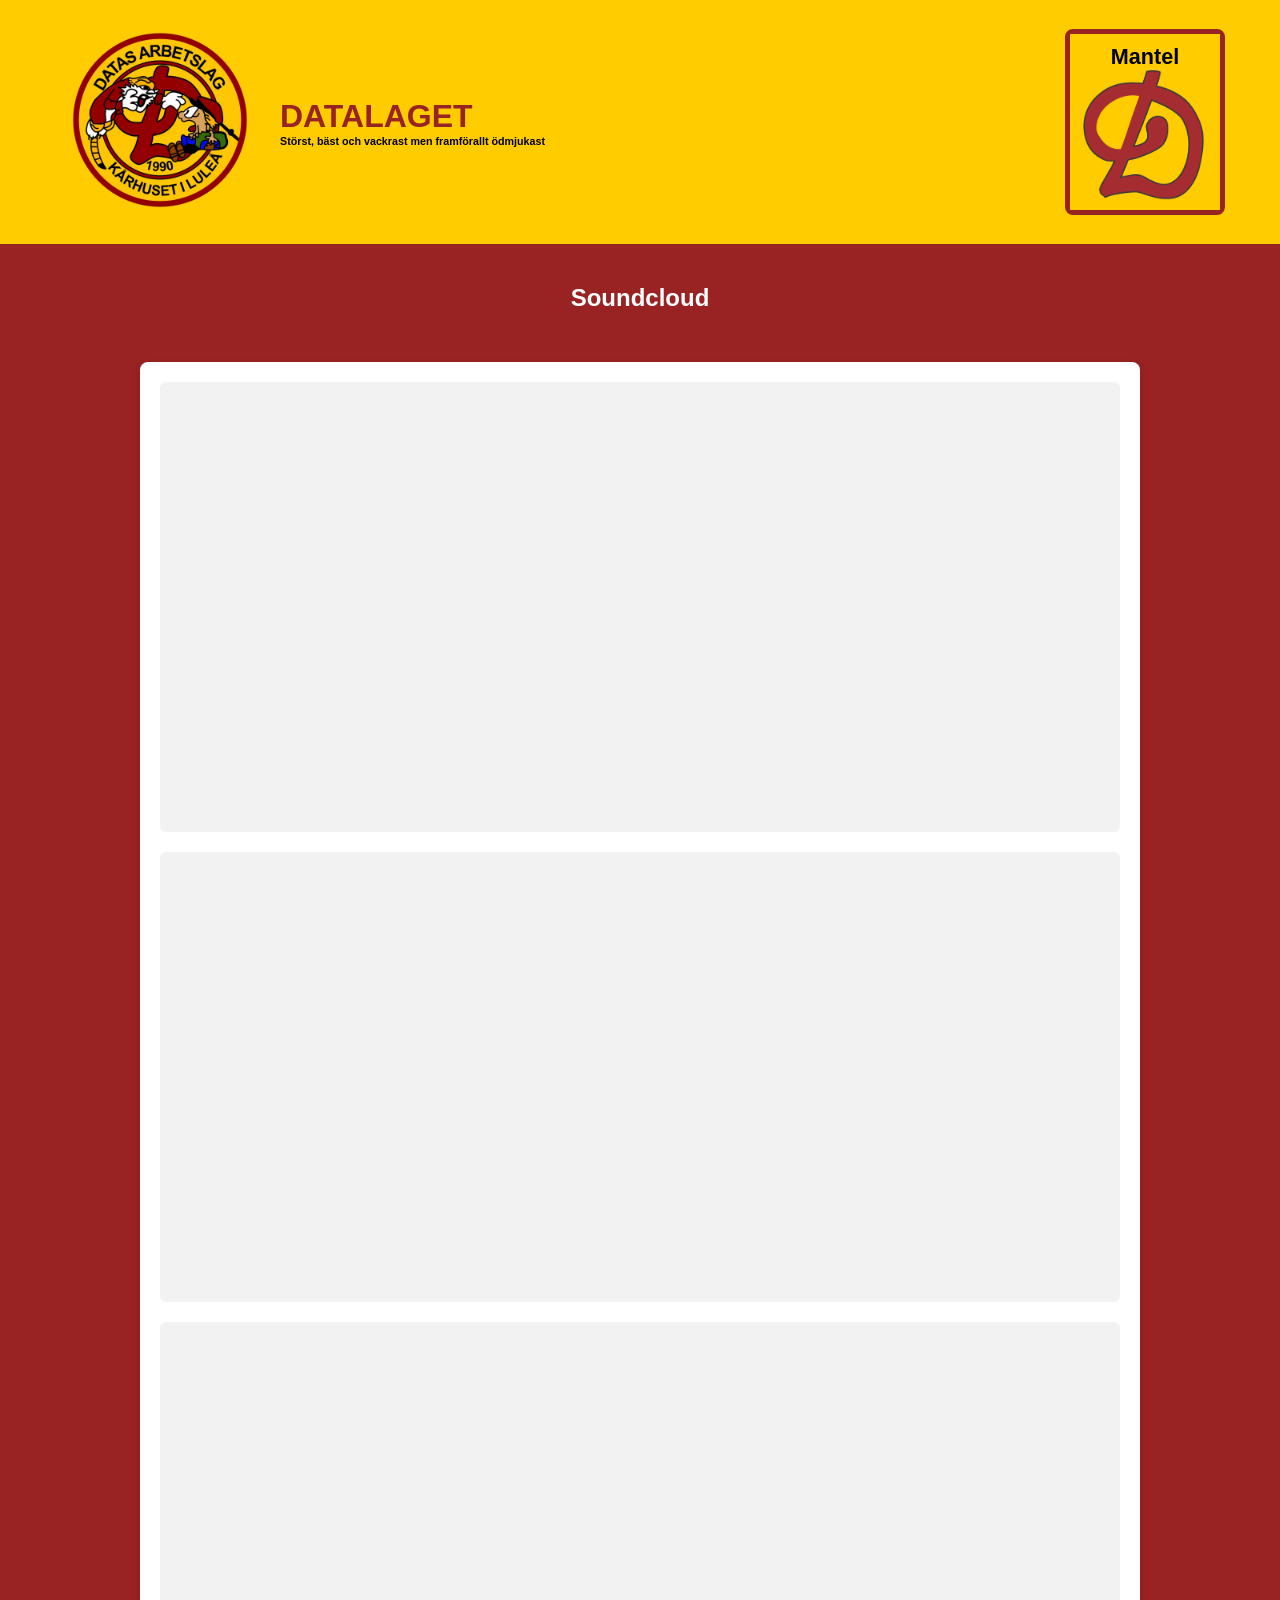
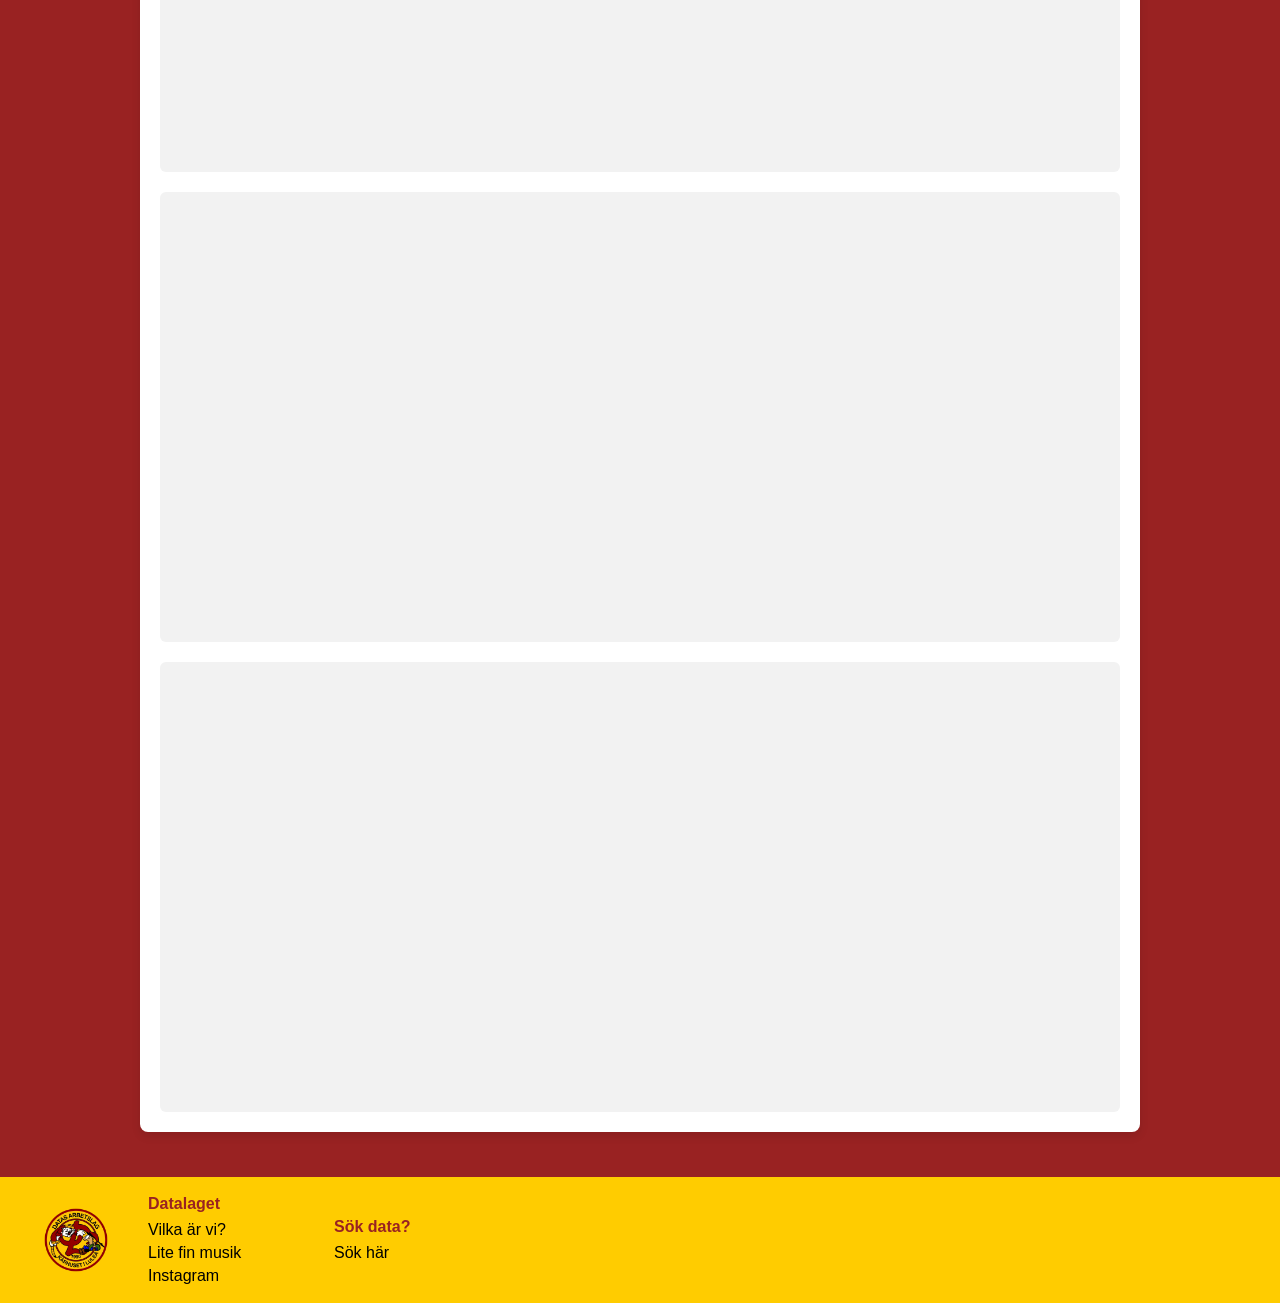
<file: soundcloud.html>
<!DOCTYPE html>
<html lang="sv">
<head>
    <meta charset="UTF-8">
    <meta name="viewport" content="width=device-width, initial-scale=1.0">
    <title>Soundcloud - Datalaget</title>
    <link rel="stylesheet" href="style.css">
    <link rel="icon" type="image/png" href="bilder/data-d.png">
</head>
<body>

    <header class="site-header">
        <div class="header-container">
            <div class="logo-section">
                <a href="index.html">
                    <img src="bilder/logo.png" alt="Datalaget Logo" class="main-logo">
                </a>
                <div class="site-title">
                    <h1><a href="index.html">Datalaget</a></h1>
                    <h6>Störst, bäst och vackrast men framförallt ödmjukast</h6>
                </div>
            </div>
            <nav class="main-nav">
                <div class="mantel-dropdown">
                    <div class="nav-icon" tabindex="0">
                        <span>Mantel</span>
                        <img src="bilder/data-d.png" alt="data-d" width="100" height="100">
                    </div>
                    <ul class="nav-links">
                        <li><a href="arbetare.html">Mantelbärare</a></li>
                        <li><a href="soundcloud.html">Soundcloud</a></li>
                        <li><a href="https://docs.google.com/forms/d/e/1FAIpQLSeu9iYtV5-QYzNFaPluN934z_IgpMClk-NdvaX-Vu9oOt-Uog/viewform">Joina Capscirkeln</a></li>
                        <li><a href="inlogg.html">Logga In</a></li>
                        <li><a href="https://www.instagram.com/datalaget/">Instagram</a></li>
                    </ul>
                </div>
            </nav>
        </div>
    </header>

    <main class="main-content">
        <section class="welcome-section">
            <h1>Soundcloud</h1>
        </section>

        <section class="soundcloud-box">
            <div class="soundcloud-list">
                <div class="soundcloud-player">
                    <iframe
                        title="Soundcloud-spelare 1"
                        src="https://w.soundcloud.com/player/?url=https%3A%2F%2Fapi.soundcloud.com%2Fplaylists%2Fsoundcloud%253Aplaylists%253A1408797547&auto_play=false&show_artwork=true&visual=true&origin=iframely&color=%23992222"
                        allow="autoplay"
                        allowfullscreen>
                    </iframe>
                </div>
                <div class="soundcloud-player">
                    <iframe
                        title="Soundcloud-spelare 2"
                        src="https://w.soundcloud.com/player/?url=https%3A%2F%2Fsoundcloud.com%2Fmarcus_songsong%2Fsets%2Fgott-och-blandat&auto_play=false&show_artwork=true&visual=true&origin=iframely&color=%23992222"
                        allow="autoplay"
                        allowfullscreen>
                    </iframe>
                </div>
                <div class="soundcloud-player">
                    <iframe
                        title="Soundcloud-spelare 3"
                        src="https://w.soundcloud.com/player/?url=https%3A%2F%2Fsoundcloud.com%2Ftanken-600428158%2Fsets%2Fgotta-get-that-disk-away-from&auto_play=false&show_artwork=true&visual=true&origin=iframely&color=%23992222"
                        allow="autoplay"
                        allowfullscreen>
                    </iframe>
                </div>
                <div class="soundcloud-player">
                    <iframe
                        title="Soundcloud-spelare 4"
                        src="https://w.soundcloud.com/player/?url=https%3A%2F%2Fsoundcloud.com%2Fyabossobay%2Fsets%2Fdiskaids&auto_play=false&show_artwork=true&visual=true&origin=iframely&color=%23992222"
                        allow="autoplay"
                        allowfullscreen>
                    </iframe>
                </div>
                <div class="soundcloud-player">
                    <iframe
                        title="Soundcloud-spelare 5"
                        src="https://w.soundcloud.com/player/?url=https%3A%2F%2Fsoundcloud.com%2Fkasper-wieser%2Fsets%2Flistdisk%3Fsi%3Df8288973c94d4f11895818713845b51a%26utm_source%3Dclipboard%26utm_medium%3Dtext%26utm_campaign%3Dsocial_sharing&auto_play=false&show_artwork=true&visual=true&origin=iframely&color=%23992222"
                        allow="autoplay"
                        allowfullscreen>
                    </iframe>
                </div>
            </div>
        </section>
    </main>

    <footer class="site-footer">
        <div class="footer-container">
            <a class="footer-logo" href="index.html">
                <img src="bilder/logo.png" alt="Datalaget Logo">
            </a>
            <div class="footer-section">
                <h2>Datalaget</h2>
                <a href="arbetare.html">Vilka är vi?</a>
                <a href="soundcloud.html">Lite fin musik</a>
                <a href="https://www.instagram.com/datalaget/">Instagram</a>
            </div>
            <div class="footer-section">
                <h2>Sök data?</h2>
                <a href="https://docs.google.com/forms/d/e/1FAIpQLSeu9iYtV5-QYzNFaPluN934z_IgpMClk-NdvaX-Vu9oOt-Uog/viewform">Sök här</a>
            </div>
        </div>
    </footer>

</body>
</html>
</file>
<file: style.css>
* { margin: 0; padding: 0; box-sizing: border-box; }
body { min-height: 100vh; display: flex; flex-direction: column; font-family: Arial, sans-serif; background-color: #992222; color: #333; }

.site-header { background: #ffcc00; color: #fff; padding: 20px 0; }
.header-container { max-width: 1200px; margin: auto; display: flex; justify-content: space-between; align-items: center; padding: 0 20px; }
.logo-section { display: flex; align-items: center; gap: 20px; }
.site-title h1 a { color: #992222; text-decoration: none; text-transform: uppercase; }
.site-title h6 { color: #000000; }
.main-nav { display: flex; align-items: center; color: #000000; }
.mantel-dropdown {
    position: relative;
}
.mantel-dropdown::before {
    content: "";
    position: absolute;
    inset: -5px;
    z-index: 9;
    border: 5px solid #992222;
    border-radius: 8px;
    pointer-events: none;
    transition: opacity 0.2s ease;
}
.nav-icon {
    position: relative;
    z-index: 11;
    cursor: pointer;
    text-align: center;
    padding: 10px;
    background: #ffcc00;
}
.nav-icon span {
    display: block;
    font-size: 1.35rem;
    font-weight: bold;
}
.nav-icon img {
    display: block;
    width: 130px;
    height: 130px;
}
.nav-links {
    list-style: none;
    position: absolute;
    top: -10px;
    left: 50%;
    z-index: 10;
    width: max-content;
    min-width: 100%;
    padding: 188px 0 12px;
    background: #ffcc00;
    border: 5px solid #992222;
    box-shadow: 0 0 0 2px #000, 0 4px 8px rgba(0,0,0,0.15);
    visibility: hidden;
    opacity: 0;
    transform: translate(-50%, -8px);
    transition: opacity 0.2s ease, transform 0.2s ease, visibility 0.2s;
}
.mantel-dropdown:hover .nav-links,
.mantel-dropdown:focus-within .nav-links {
    visibility: visible;
    opacity: 1;
    transform: translate(-50%, 0);
}
.mantel-dropdown:hover::before,
.mantel-dropdown:focus-within::before {
    opacity: 0;
}
.nav-links li a {
    display: block;
    padding: 10px 22px;
    color: #992222;
    font-size: 1.15rem;
    text-align: center;
    text-decoration: none;
    font-weight: bold;
    white-space: nowrap;
}
.nav-links li a:hover,
.nav-links li a:focus { background: rgba(255,255,255,0.18); }

.main-content { flex: 1; width: 100%; max-width: 1200px; margin: 40px auto; padding: 0 20px; }
.welcome-section { text-align: center; margin-bottom: 50px; color: #fff; }

.site-header .logo-section img { height: 200px; }

.datalaget-bild {
    text-align: center;
    margin-bottom: 50px;
}

.datalaget-bild img {
    max-width: 100%;
    height: auto;
    border-radius: 20px;
    border: 5px solid #ffcc00;
}

.home-layout {
    display: grid;
    gap: 40px;
}

.arbetspass-box {
    background: #fff;
    border-radius: 8px;
    box-shadow: 0 4px 10px rgba(0,0,0,0.1);
    padding: 20px;
    max-width: 800px;
    margin: 0 auto;
}

.arbetspass-box h2 {
    text-align: center;
    margin-bottom: 20px;
}

@media (min-width: 900px) {
    .home-layout {
        grid-template-columns: minmax(0, 1fr) minmax(0, 1fr);
        align-items: start;
    }

    .datalaget-bild {
        margin-bottom: 0;
    }

    .datalaget-bild img {
        max-width: 100%;
    }

    .arbetspass-box {
        max-width: none;
        margin: 0;
    }

    .home-layout .year-content.active {
        grid-template-columns: repeat(4, minmax(0, 1fr));
    }
}

.arbetare-box {
    background: #fff;
    border-radius: 8px;
    box-shadow: 0 4px 10px rgba(0,0,0,0.1);
    padding: 20px;
    max-width: 1000px;
    margin: 0 auto;
}

.soundcloud-box {
    background: #fff;
    border-radius: 8px;
    box-shadow: 0 4px 10px rgba(0,0,0,0.1);
    padding: 20px;
    max-width: 1000px;
    margin: 0 auto;
}

.soundcloud-list {
    display: grid;
    gap: 20px;
}

.soundcloud-player {
    position: relative;
    width: 100%;
    height: 450px;
    overflow: hidden;
    border-radius: 6px;
    background: #f2f2f2;
}

.soundcloud-player iframe {
    position: absolute;
    inset: 0;
    width: 100%;
    height: 100%;
    border: 0;
}

.site-footer {
    background: #ffcc00;
    border-top: 5px solid #992222;
    padding: 18px 20px;
}

.footer-container {
    max-width: 1200px;
    margin: 0 auto;
    display: flex;
    align-items: center;
    gap: 36px;
}

.footer-logo {
    flex-shrink: 0;
}

.footer-logo img {
    display: block;
    width: 72px;
    height: 72px;
    object-fit: contain;
}

.footer-section {
    display: flex;
    flex-direction: column;
    gap: 5px;
    min-width: 150px;
}

.footer-section h2 {
    color: #992222;
    font-size: 1rem;
    margin-bottom: 3px;
}

.footer-section a {
    color: #000;
    text-decoration: none;
}

.footer-section a:hover,
.footer-section a:focus {
    color: #992222;
    text-decoration: underline;
}

@media (max-width: 600px) {
    .footer-container {
        align-items: flex-start;
        flex-wrap: wrap;
        gap: 20px;
    }

    .footer-logo {
        width: 100%;
    }
}

.arbetare-group + .arbetare-group { margin-top: 32px; }
.arbetare-group h2 { margin-bottom: 16px; text-align: center; }
.arbetare-list {
    display: grid;
    grid-template-columns: repeat(auto-fit, minmax(220px, 1fr));
    gap: 14px;
}
.arbetare-card {
    padding: 14px;
    border: 1px solid #ddd;
    border-left: 4px solid #ffcc00;
    background: #fafafa;
}
.arbetare-card-header {
    display: flex;
    align-items: flex-start;
    gap: 8px;
}
.arbetare-card h3 {
    flex: 1;
    margin-bottom: 6px;
    font-size: 1rem;
}
.arbetare-card p { color: #666; font-size: 0.9rem; }
.arbetare-card .arbetare-roll { margin-top: 4px; font-weight: bold; }
.arbetare-milestone {
    display: block;
    width: 48px;
    height: 48px;
    flex-shrink: 0;
    object-fit: contain;
}

@media (min-width: 900px) {
    .arbetare-box {
        max-width: 1200px;
    }

    .arbetare-list {
        grid-template-columns: repeat(auto-fit, minmax(250px, 1fr));
    }
}

.tabs {
    display: flex;
    gap: 10px;
    border-bottom: 2px solid #ddd;
    margin-bottom: 20px;
    flex-wrap: wrap;
}

.tab-button {
    background: none;
    border: none;
    padding: 10px 20px;
    font-size: 1.1rem;
    cursor: pointer;
    font-weight: bold;
    color: #666;
    border-bottom: 3px solid transparent;
    margin-bottom: -2px;
}

.tab-button:hover { color: #222; }
.tab-button.active {
    color: #222;
    border-bottom: 3px solid #f39c12;
}

.year-content {
    display: none;
}
.year-content.active {
    display: grid;
    grid-template-columns: repeat(auto-fit, minmax(150px, 1fr));
    gap: 20px;
}

.lp-section h3 {
    background: #eee;
    padding: 5px 10px;
    border-radius: 4px;
    margin-bottom: 10px;
}

.lp-section ul { list-style: none; }
.lp-section ul li { padding: 5px 0; border-bottom: 1px solid #f4f4f4; font-size: 0.95rem; }

@media (max-width: 600px) {
    .site-header { padding: 12px 0 20px; }
    .header-container {
        flex-direction: column;
        gap: 16px;
    }
    .logo-section {
        flex-direction: column;
        gap: 8px;
        text-align: center;
    }
    .site-header .logo-section img { height: 130px; }
    .site-title h6 { font-size: 0.7rem; }
    .main-nav { margin-top: 4px; }
    .nav-icon img {
        width: 100px;
        height: 100px;
    }
    .nav-links {
        top: -10px;
        left: 50%;
        padding-top: 188px;
    }
    .main-content {
        margin-top: 24px;
        padding: 0 12px;
    }
}
</file>
